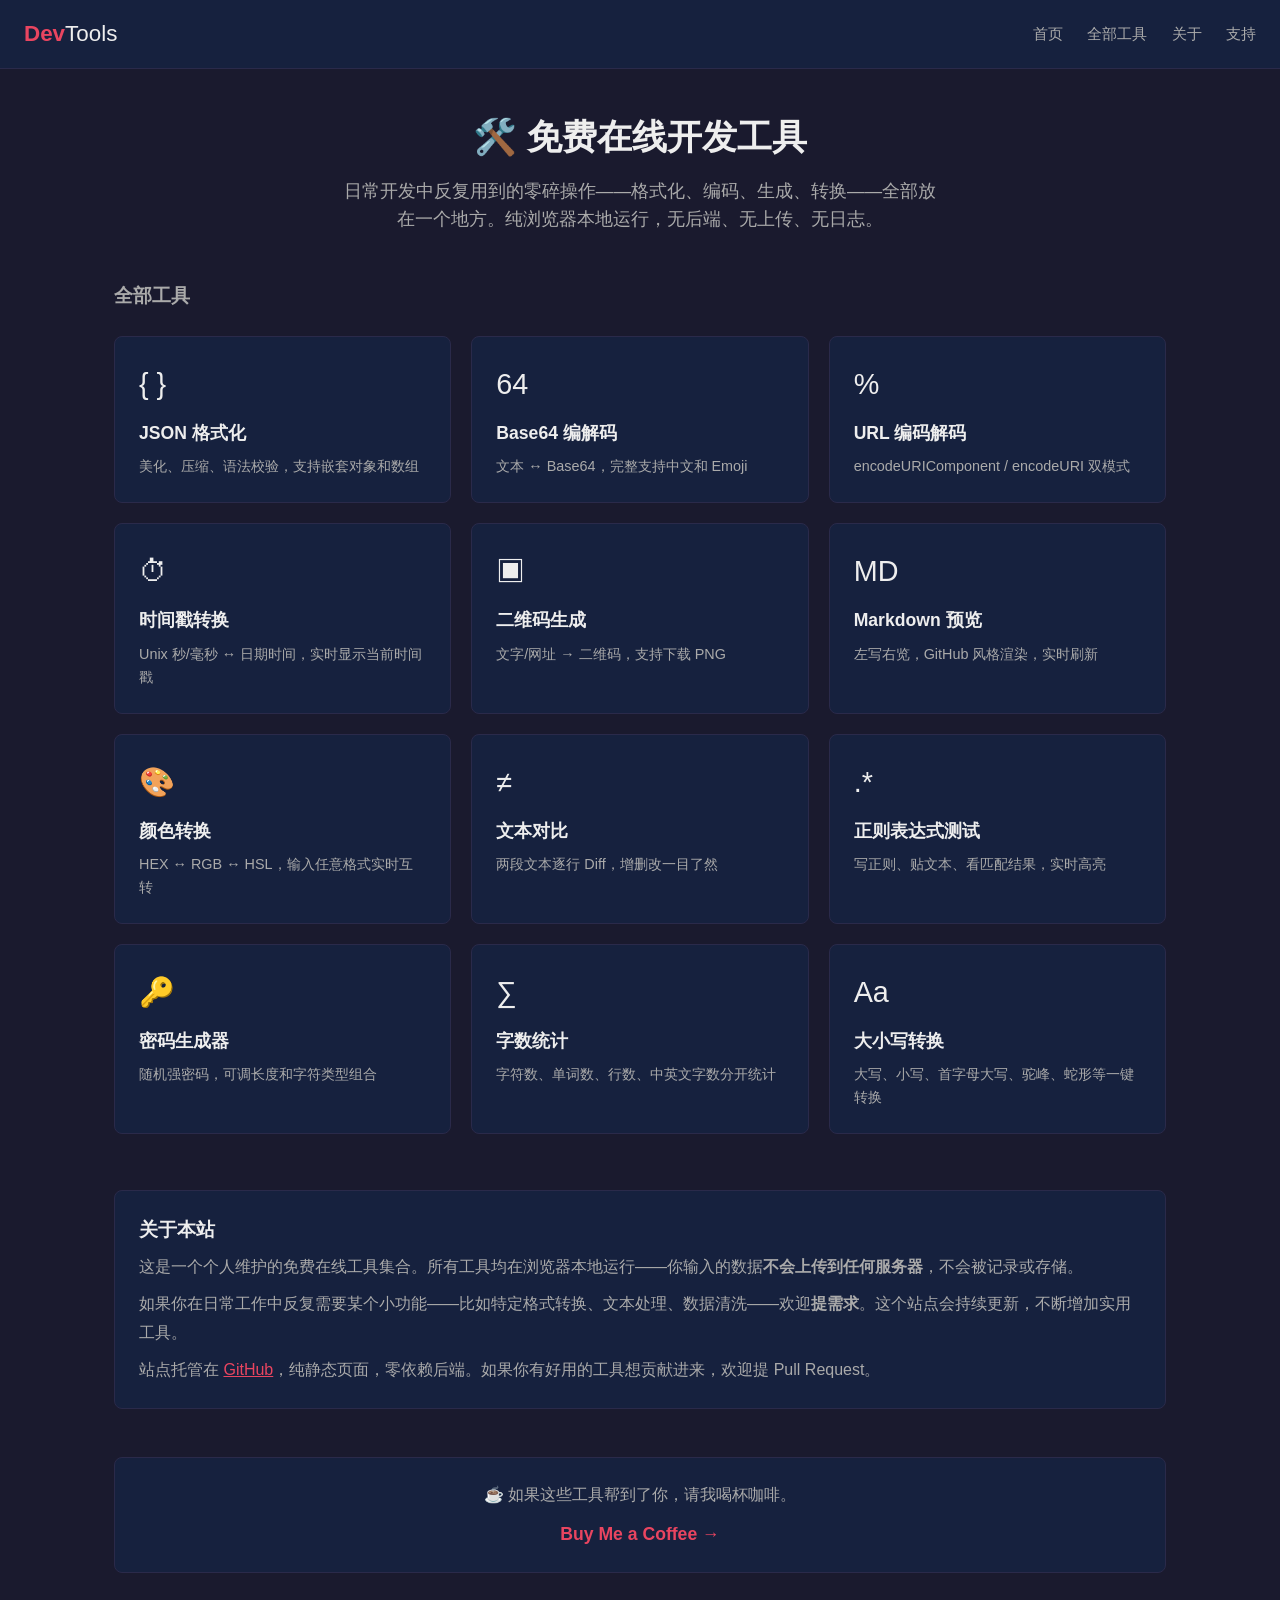
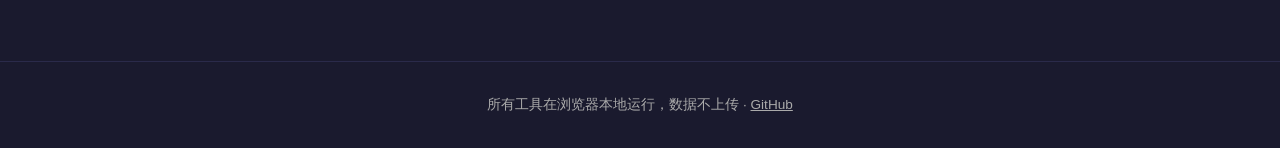
<file: index.html>
<!DOCTYPE html>
<html lang="zh-CN">
<head>
  <meta charset="UTF-8">
  <meta name="viewport" content="width=device-width, initial-scale=1.0">
  <meta name="description" content="免费在线开发工具集：JSON格式化、Base64编解码、二维码生成、文本对比、正则测试、时间戳转换、Markdown预览。纯前端运行，数据不上传。">
  <title>DevTools - 免费在线开发工具集</title>
  <link rel="stylesheet" href="css/style.css">
</head>
<body>
  <header>
    <a href="/" class="logo">Dev<span>Tools</span></a>
    <nav>
      <a href="/">首页</a>
      <a href="#all-tools">全部工具</a>
      <a href="#about">关于</a>
      <a href="#sponsor">支持</a>
    </nav>
  </header>

  <main class="container">
    <section class="hero">
      <h1>🛠️ 免费在线开发工具</h1>
      <p>日常开发中反复用到的零碎操作——格式化、编码、生成、转换——全部放在一个地方。纯浏览器本地运行，无后端、无上传、无日志。</p>
    </section>

    <section id="all-tools">
      <h2 style="margin-bottom:24px;font-size:1.2rem;color:var(--text-secondary);">全部工具</h2>
      <div class="tool-grid">

        <a href="tools/json-formatter.html" class="tool-card">
          <div class="icon">{ }</div>
          <h3>JSON 格式化</h3>
          <p>美化、压缩、语法校验，支持嵌套对象和数组</p>
        </a>

        <a href="tools/base64.html" class="tool-card">
          <div class="icon">64</div>
          <h3>Base64 编解码</h3>
          <p>文本 ↔ Base64，完整支持中文和 Emoji</p>
        </a>

        <a href="tools/url-encode.html" class="tool-card">
          <div class="icon">%</div>
          <h3>URL 编码解码</h3>
          <p>encodeURIComponent / encodeURI 双模式</p>
        </a>

        <a href="tools/timestamp.html" class="tool-card">
          <div class="icon">⏱</div>
          <h3>时间戳转换</h3>
          <p>Unix 秒/毫秒 ↔ 日期时间，实时显示当前时间戳</p>
        </a>

        <a href="tools/qrcode.html" class="tool-card">
          <div class="icon">▣</div>
          <h3>二维码生成</h3>
          <p>文字/网址 → 二维码，支持下载 PNG</p>
        </a>

        <a href="tools/markdown-preview.html" class="tool-card">
          <div class="icon">MD</div>
          <h3>Markdown 预览</h3>
          <p>左写右览，GitHub 风格渲染，实时刷新</p>
        </a>

        <a href="tools/color-convert.html" class="tool-card">
          <div class="icon">🎨</div>
          <h3>颜色转换</h3>
          <p>HEX ↔ RGB ↔ HSL，输入任意格式实时互转</p>
        </a>

        <a href="tools/text-diff.html" class="tool-card">
          <div class="icon">≠</div>
          <h3>文本对比</h3>
          <p>两段文本逐行 Diff，增删改一目了然</p>
        </a>

        <a href="tools/regex-tester.html" class="tool-card">
          <div class="icon">.*</div>
          <h3>正则表达式测试</h3>
          <p>写正则、贴文本、看匹配结果，实时高亮</p>
        </a>

        <a href="tools/password-generator.html" class="tool-card">
          <div class="icon">🔑</div>
          <h3>密码生成器</h3>
          <p>随机强密码，可调长度和字符类型组合</p>
        </a>

        <a href="tools/text-counter.html" class="tool-card">
          <div class="icon">∑</div>
          <h3>字数统计</h3>
          <p>字符数、单词数、行数、中英文字数分开统计</p>
        </a>

        <a href="tools/case-converter.html" class="tool-card">
          <div class="icon">Aa</div>
          <h3>大小写转换</h3>
          <p>大写、小写、首字母大写、驼峰、蛇形等一键转换</p>
        </a>

      </div>
    </section>

    <section id="about" style="margin-top:56px;padding:24px;background:var(--card-bg);border:1px solid var(--border);border-radius:var(--radius);">
      <h3>关于本站</h3>
      <p style="color:var(--text-secondary);line-height:1.8;margin-top:8px;">
        这是一个个人维护的免费在线工具集合。所有工具均在浏览器本地运行——你输入的数据<strong>不会上传到任何服务器</strong>，不会被记录或存储。
      </p>
      <p style="color:var(--text-secondary);line-height:1.8;margin-top:8px;">
        如果你在日常工作中反复需要某个小功能——比如特定格式转换、文本处理、数据清洗——欢迎<strong>提需求</strong>。这个站点会持续更新，不断增加实用工具。
      </p>
      <p style="color:var(--text-secondary);line-height:1.8;margin-top:8px;">
        站点托管在 <a href="https://github.com/ghc5959/devtools" style="color:var(--highlight);">GitHub</a>，纯静态页面，零依赖后端。如果你有好用的工具想贡献进来，欢迎提 Pull Request。
      </p>
    </section>

    <section class="sponsor-section" id="sponsor">
      <p>☕ 如果这些工具帮到了你，请我喝杯咖啡。</p>
      <a href="https://buymeacoffee.com/ghc5959" target="_blank" rel="noopener" style="font-size:1.1rem;">Buy Me a Coffee →</a>
    </section>
  </main>

  <footer>
    <p>所有工具在浏览器本地运行，数据不上传 · <a href="https://github.com/ghc5959/devtools" style="color:var(--text-secondary);">GitHub</a></p>
  </footer>
</body>
</html>
</file>
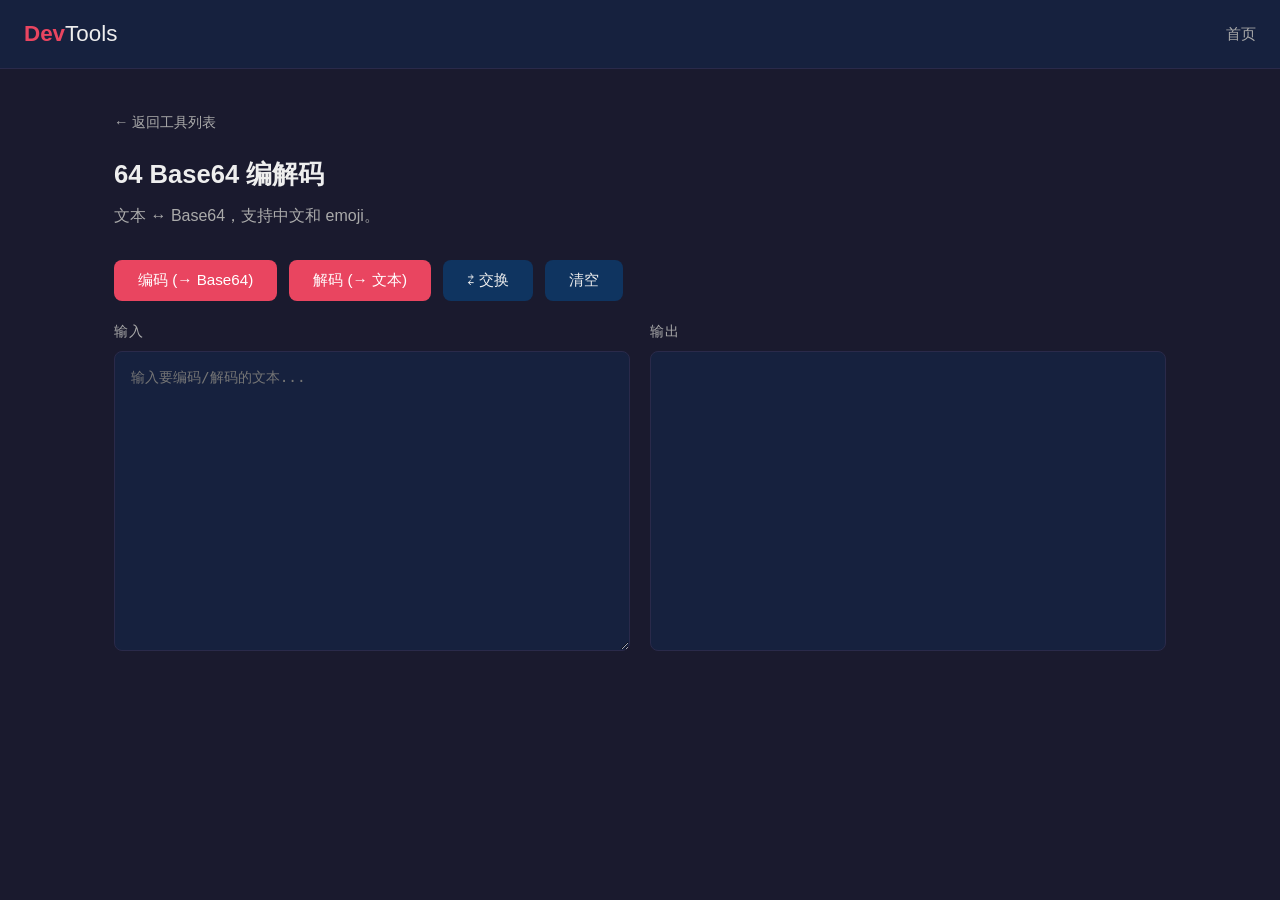
<file: tools/base64.html>
<!DOCTYPE html>
<html lang="zh-CN">
<head>
  <meta charset="UTF-8">
  <meta name="viewport" content="width=device-width, initial-scale=1.0">
  <title>Base64 编解码 - DevTools</title>
  <link rel="stylesheet" href="../css/style.css">
</head>
<body>
  <header>
    <a href="/" class="logo">Dev<span>Tools</span></a>
    <nav>
      <a href="/">首页</a>
    </nav>
  </header>

  <main class="container">
    <a href="../index.html" class="back-link">← 返回工具列表</a>

    <div class="tool-header">
      <h1>64 Base64 编解码</h1>
      <p>文本 ↔ Base64，支持中文和 emoji。</p>
    </div>

    <div class="btn-row">
      <button class="btn btn-primary" onclick="encode()">编码 (→ Base64)</button>
      <button class="btn btn-primary" onclick="decode()">解码 (→ 文本)</button>
      <button class="btn btn-secondary" onclick="swap()">⇄ 交换</button>
      <button class="btn btn-secondary" onclick="clearAll()">清空</button>
    </div>

    <div class="workspace">
      <div class="panel">
        <label>输入</label>
        <textarea id="input" placeholder="输入要编码/解码的文本..."></textarea>
      </div>
      <div class="panel">
        <label id="output-label">输出</label>
        <pre id="output"></pre>
      </div>
    </div>
    <div id="error" style="color:var(--highlight);min-height:24px;"></div>
  </main>

  <script>
    const input = document.getElementById('input');
    const output = document.getElementById('output');
    const error = document.getElementById('error');
    const label = document.getElementById('output-label');

    function encode() {
      try {
        const bytes = new TextEncoder().encode(input.value);
        const binString = Array.from(bytes, b => String.fromCodePoint(b)).join('');
        output.textContent = btoa(binString);
        label.textContent = '输出（Base64）';
        error.textContent = '✅ 编码成功';
        error.style.color = '#4caf50';
      } catch (e) {
        error.textContent = '❌ ' + e.message;
        error.style.color = 'var(--highlight)';
      }
    }

    function decode() {
      try {
        const binString = atob(input.value.trim());
        const bytes = Uint8Array.from(binString, c => c.codePointAt(0));
        output.textContent = new TextDecoder().decode(bytes);
        label.textContent = '输出（文本）';
        error.textContent = '✅ 解码成功';
        error.style.color = '#4caf50';
      } catch (e) {
        error.textContent = '❌ 解码失败，请检查输入是否为有效 Base64';
        error.style.color = 'var(--highlight)';
      }
    }

    function swap() {
      const temp = input.value;
      input.value = output.textContent;
      output.textContent = temp;
      error.textContent = '';
    }

    function clearAll() {
      input.value = '';
      output.textContent = '';
      error.textContent = '';
      label.textContent = '输出';
    }
  </script>
</body>
</html>
</file>
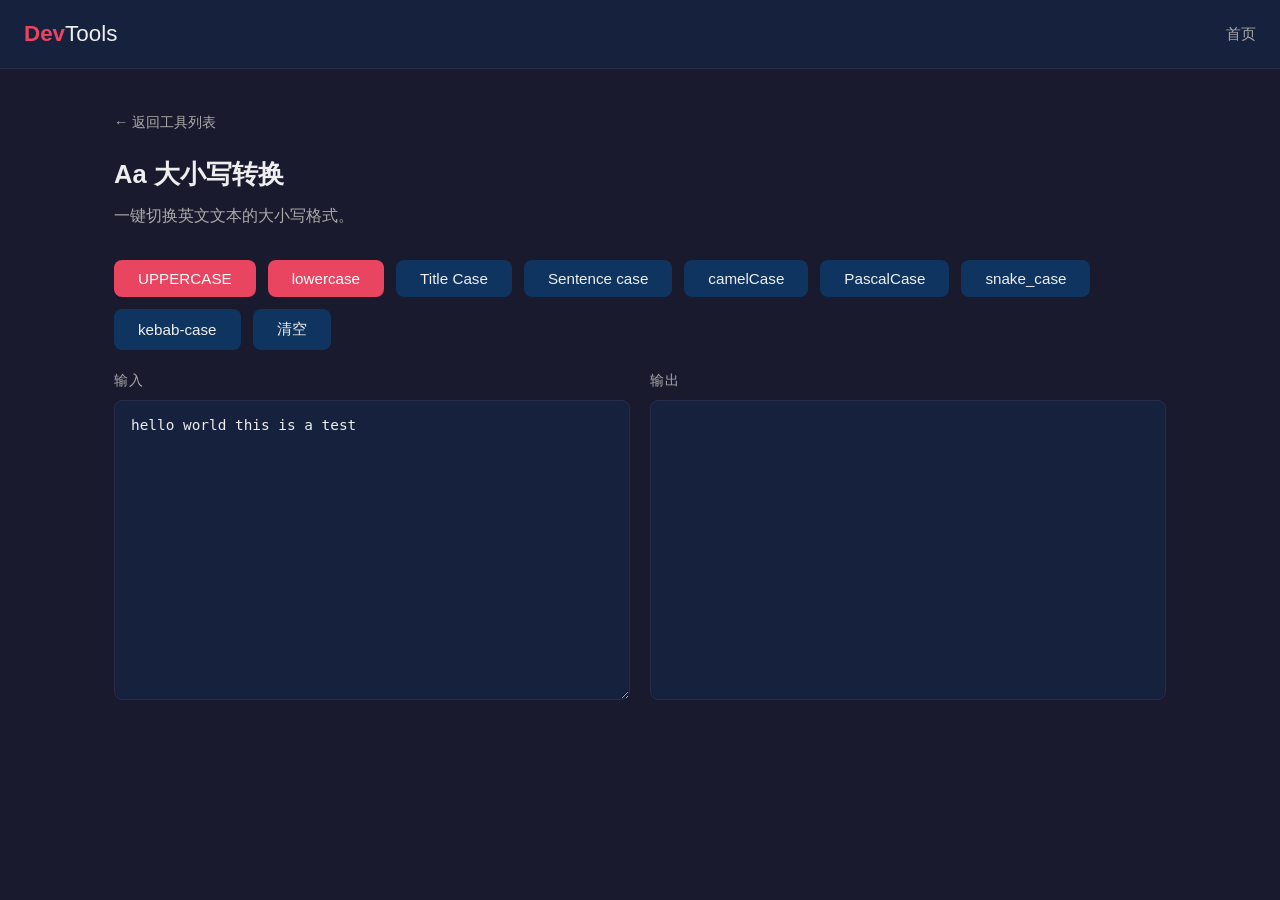
<file: tools/case-converter.html>
<!DOCTYPE html>
<html lang="zh-CN">
<head>
  <meta charset="UTF-8">
  <meta name="viewport" content="width=device-width, initial-scale=1.0">
  <title>大小写转换 - DevTools</title>
  <link rel="stylesheet" href="../css/style.css">
</head>
<body>
  <header><a href="/" class="logo">Dev<span>Tools</span></a><nav><a href="/">首页</a></nav></header>
  <main class="container">
    <a href="../index.html" class="back-link">← 返回工具列表</a>
    <div class="tool-header"><h1>Aa 大小写转换</h1><p>一键切换英文文本的大小写格式。</p></div>

    <div class="btn-row">
      <button class="btn btn-primary" onclick="convert('upper')">UPPERCASE</button>
      <button class="btn btn-primary" onclick="convert('lower')">lowercase</button>
      <button class="btn btn-secondary" onclick="convert('title')">Title Case</button>
      <button class="btn btn-secondary" onclick="convert('sentence')">Sentence case</button>
      <button class="btn btn-secondary" onclick="convert('camel')">camelCase</button>
      <button class="btn btn-secondary" onclick="convert('pascal')">PascalCase</button>
      <button class="btn btn-secondary" onclick="convert('snake')">snake_case</button>
      <button class="btn btn-secondary" onclick="convert('kebab')">kebab-case</button>
      <button class="btn btn-secondary" onclick="clearAll()">清空</button>
    </div>

    <div class="workspace">
      <div class="panel">
        <label>输入</label>
        <textarea id="input" placeholder="输入英文文本...">hello world this is a test</textarea>
      </div>
      <div class="panel">
        <label id="output-label">输出</label>
        <pre id="output"></pre>
      </div>
    </div>
  </main>
  <script>
    const input = document.getElementById('input');
    const output = document.getElementById('output');
    const label = document.getElementById('output-label');

    function convert(type) {
      const text = input.value.trim();
      if (!text) return;
      const words = text.split(/\s+/);
      let result;
      switch (type) {
        case 'upper': result = text.toUpperCase(); break;
        case 'lower': result = text.toLowerCase(); break;
        case 'title': result = words.map(w => w.charAt(0).toUpperCase() + w.slice(1).toLowerCase()).join(' '); break;
        case 'sentence': result = text.charAt(0).toUpperCase() + text.slice(1).toLowerCase(); break;
        case 'camel':
          result = words.map((w, i) => i === 0 ? w.toLowerCase() : w.charAt(0).toUpperCase() + w.slice(1).toLowerCase()).join('');
          break;
        case 'pascal':
          result = words.map(w => w.charAt(0).toUpperCase() + w.slice(1).toLowerCase()).join('');
          break;
        case 'snake': result = words.map(w => w.toLowerCase()).join('_'); break;
        case 'kebab': result = words.map(w => w.toLowerCase()).join('-'); break;
      }
      output.textContent = result;
      label.textContent = `输出（${type}）`;
    }
    function clearAll() { input.value = ''; output.textContent = ''; label.textContent = '输出'; }
  </script>
</body>
</html>
</file>
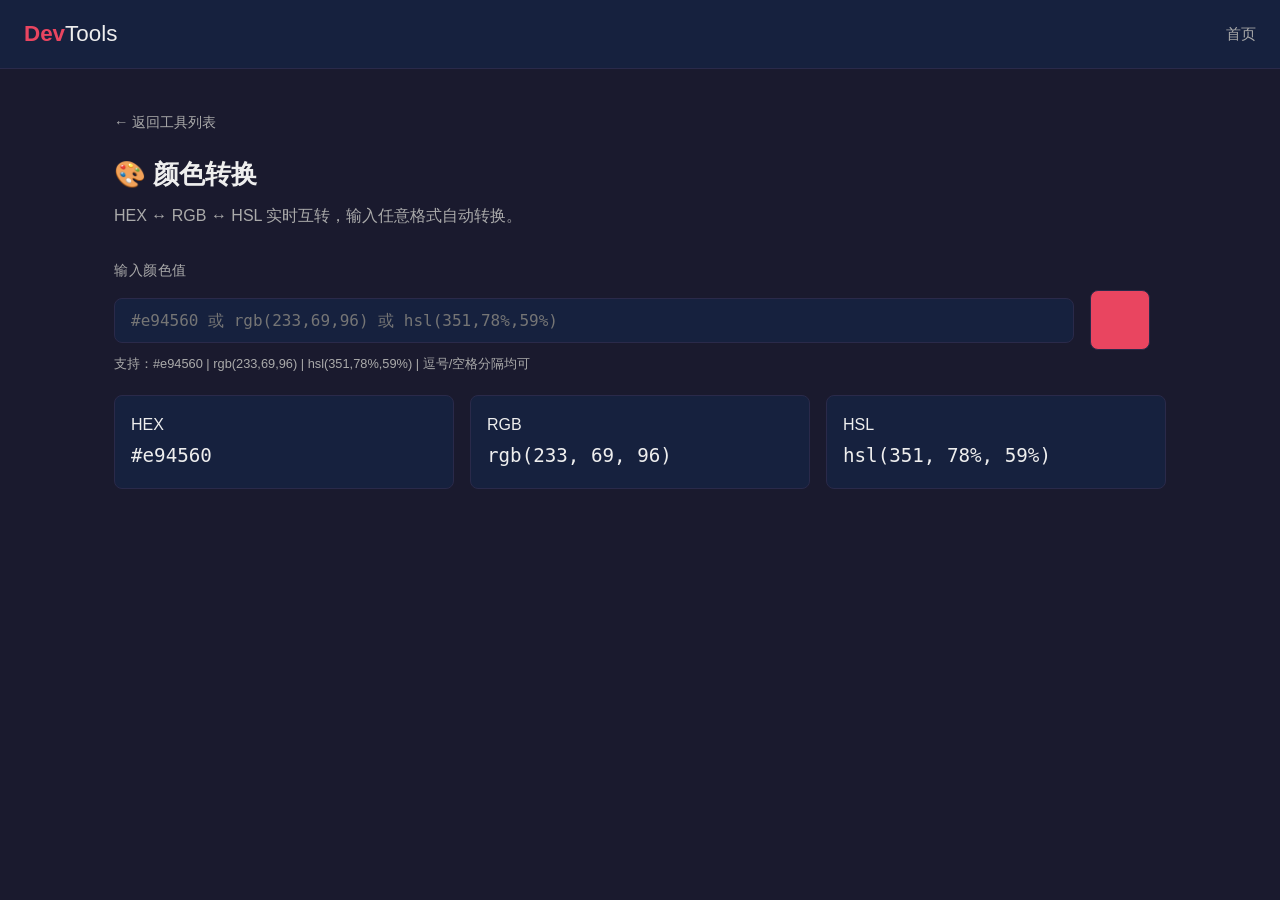
<file: tools/color-convert.html>
<!DOCTYPE html>
<html lang="zh-CN">
<head>
  <meta charset="UTF-8">
  <meta name="viewport" content="width=device-width, initial-scale=1.0">
  <title>颜色转换 - DevTools</title>
  <link rel="stylesheet" href="../css/style.css">
</head>
<body>
  <header>
    <a href="/" class="logo">Dev<span>Tools</span></a>
    <nav><a href="/">首页</a></nav>
  </header>

  <main class="container">
    <a href="../index.html" class="back-link">← 返回工具列表</a>

    <div class="tool-header">
      <h1>🎨 颜色转换</h1>
      <p>HEX ↔ RGB ↔ HSL 实时互转，输入任意格式自动转换。</p>
    </div>

    <div class="panel" style="margin-bottom: 20px;">
      <label>输入颜色值</label>
      <div style="display:flex;align-items:center;gap:16px;">
        <input type="text" id="input" placeholder="#e94560 或 rgb(233,69,96) 或 hsl(351,78%,59%)"
          style="flex:1;background:var(--card-bg);border:1px solid var(--border);border-radius:var(--radius);color:var(--text);padding:12px 16px;font-family:monospace;font-size:1rem;outline:none;">
        <div class="color-swatch" id="swatch" style="background:#e94560;"></div>
      </div>
      <div style="margin-top:4px;font-size:0.8rem;color:var(--text-secondary);">支持：#e94560 | rgb(233,69,96) | hsl(351,78%,59%) | 逗号/空格分隔均可</div>
    </div>

    <div style="display:grid;grid-template-columns:repeat(3,1fr);gap:16px;" id="results">
      <div style="background:var(--card-bg);border:1px solid var(--border);border-radius:var(--radius);padding:16px;">
        <label>HEX</label>
        <div id="hex-val" style="font-family:monospace;font-size:1.2rem;margin-top:4px;">#e94560</div>
      </div>
      <div style="background:var(--card-bg);border:1px solid var(--border);border-radius:var(--radius);padding:16px;">
        <label>RGB</label>
        <div id="rgb-val" style="font-family:monospace;font-size:1.2rem;margin-top:4px;">rgb(233, 69, 96)</div>
      </div>
      <div style="background:var(--card-bg);border:1px solid var(--border);border-radius:var(--radius);padding:16px;">
        <label>HSL</label>
        <div id="hsl-val" style="font-family:monospace;font-size:1.2rem;margin-top:4px;">hsl(351, 78%, 59%)</div>
      </div>
    </div>
    <div id="error" style="color:var(--highlight);min-height:24px;margin-top:8px;"></div>
  </main>

  <script>
    const inp = document.getElementById('input');
    const swatch = document.getElementById('swatch');
    const hexEl = document.getElementById('hex-val');
    const rgbEl = document.getElementById('rgb-val');
    const hslEl = document.getElementById('hsl-val');
    const errEl = document.getElementById('error');

    function parseColor(str) {
      str = str.trim();
      // HEX
      let m = str.match(/^#?([a-f\d]{3,8})$/i);
      if (m) {
        let h = m[1];
        if (h.length === 3) h = h[0]+h[0]+h[1]+h[1]+h[2]+h[2];
        if (h.length === 6) h += 'ff';
        if (h.length !== 8) return null;
        return {
          r: parseInt(h.slice(0,2), 16),
          g: parseInt(h.slice(2,4), 16),
          b: parseInt(h.slice(4,6), 16)
        };
      }
      // rgb
      m = str.match(/rgba?\s*\(\s*(\d+)[,\s]+(\d+)[,\s]+(\d+)/i);
      if (m) return { r: +m[1], g: +m[2], b: +m[3] };
      // hsl
      m = str.match(/hsla?\s*\(\s*(\d+)[,\s]+(\d+)%[,\s]+(\d+)%/i);
      if (m) return hslToRgb(+m[1], +m[2], +m[3]);
      return null;
    }

    function hslToRgb(h, s, l) {
      s /= 100; l /= 100;
      const a = s * Math.min(l, 1 - l);
      const f = n => {
        const k = (n + h / 30) % 12;
        const c = l - a * Math.max(Math.min(k - 3, 9 - k, 1), -1);
        return Math.round(c * 255);
      };
      return { r: f(0), g: f(8), b: f(4) };
    }

    function rgbToHsl(r, g, b) {
      r /= 255; g /= 255; b /= 255;
      const max = Math.max(r, g, b), min = Math.min(r, g, b);
      let h = 0, s, l = (max + min) / 2;
      if (max !== min) {
        const d = max - min;
        s = l > 0.5 ? d / (2 - max - min) : d / (max + min);
        switch (max) {
          case r: h = ((g - b) / d + (g < b ? 6 : 0)) / 6; break;
          case g: h = ((b - r) / d + 2) / 6; break;
          case b: h = ((r - g) / d + 4) / 6; break;
        }
      } else { s = 0; }
      return { h: Math.round(h * 360), s: Math.round(s * 100), l: Math.round(l * 100) };
    }

    function update() {
      const c = parseColor(inp.value);
      if (!c) { errEl.textContent = inp.value ? '❌ 无法解析颜色值' : ''; errEl.style.color = 'var(--highlight)'; return; }
      if (c.r < 0 || c.r > 255 || c.g < 0 || c.g > 255 || c.b < 0 || c.b > 255) {
        errEl.textContent = '❌ RGB 值超出 0-255 范围'; errEl.style.color = 'var(--highlight)'; return;
      }
      errEl.textContent = '';
      const hex = '#' + [c.r, c.g, c.b].map(v => v.toString(16).padStart(2, '0')).join('');
      const hsl = rgbToHsl(c.r, c.g, c.b);
      swatch.style.background = `rgb(${c.r},${c.g},${c.b})`;
      hexEl.textContent = hex;
      rgbEl.textContent = `rgb(${c.r}, ${c.g}, ${c.b})`;
      hslEl.textContent = `hsl(${hsl.h}, ${hsl.s}%, ${hsl.l}%)`;
    }

    inp.addEventListener('input', update);
  </script>
</body>
</html>
</file>
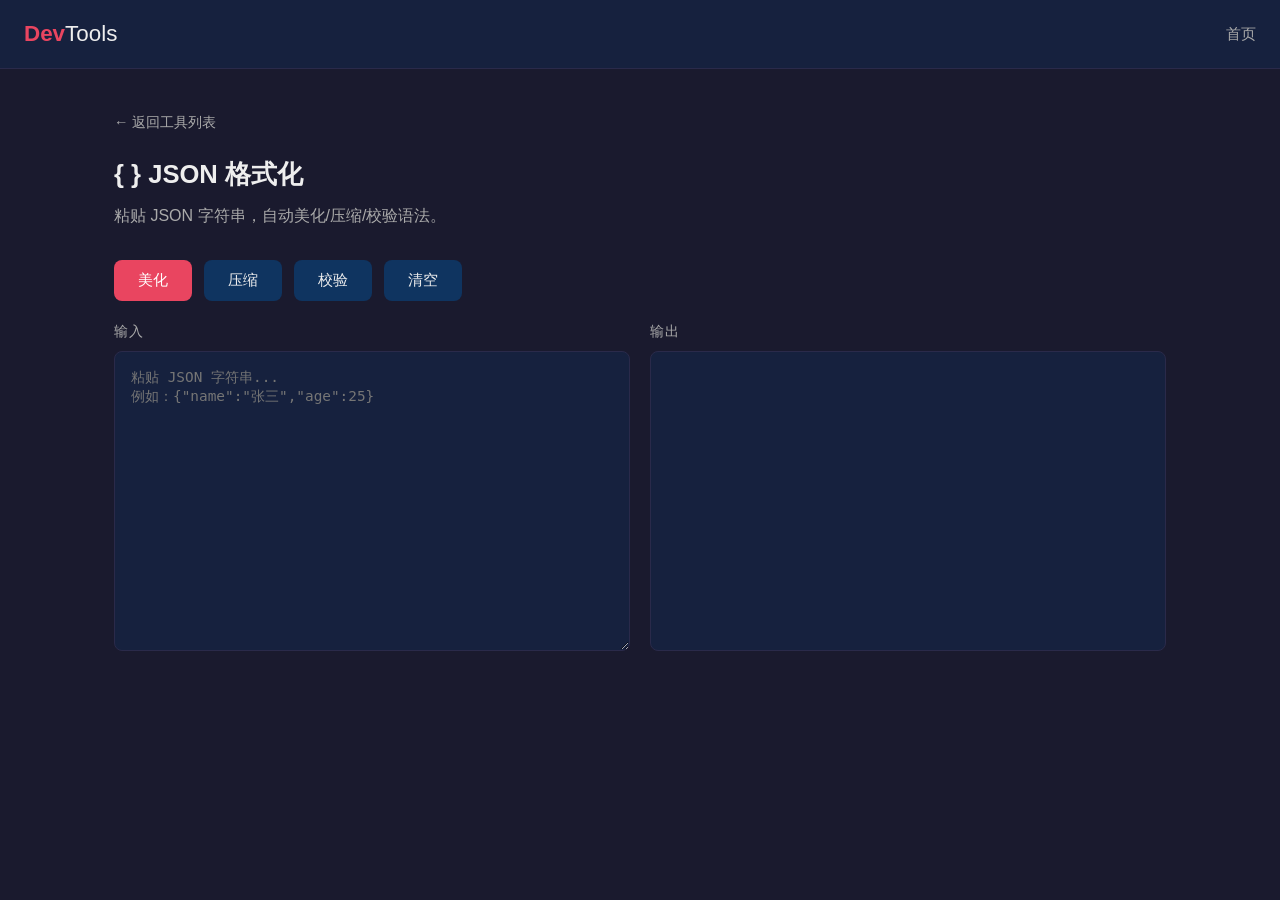
<file: tools/json-formatter.html>
<!DOCTYPE html>
<html lang="zh-CN">
<head>
  <meta charset="UTF-8">
  <meta name="viewport" content="width=device-width, initial-scale=1.0">
  <title>JSON 格式化 - DevTools</title>
  <link rel="stylesheet" href="../css/style.css">
</head>
<body>
  <header>
    <a href="/" class="logo">Dev<span>Tools</span></a>
    <nav>
      <a href="/">首页</a>
    </nav>
  </header>

  <main class="container">
    <a href="../index.html" class="back-link">← 返回工具列表</a>

    <div class="tool-header">
      <h1>{ } JSON 格式化</h1>
      <p>粘贴 JSON 字符串，自动美化/压缩/校验语法。</p>
    </div>

    <div class="btn-row">
      <button class="btn btn-primary" onclick="format()">美化</button>
      <button class="btn btn-secondary" onclick="compress()">压缩</button>
      <button class="btn btn-secondary" onclick="validateJson()">校验</button>
      <button class="btn btn-secondary" onclick="clearAll()">清空</button>
    </div>

    <div class="workspace">
      <div class="panel">
        <label>输入</label>
        <textarea id="input" placeholder='粘贴 JSON 字符串...&#10;例如：{"name":"张三","age":25}'></textarea>
      </div>
      <div class="panel">
        <label id="output-label">输出</label>
        <pre id="output" style="min-height:300px;"></pre>
      </div>
    </div>

    <div id="error" style="color:var(--highlight);min-height:24px;"></div>
  </main>

  <script>
    const input = document.getElementById('input');
    const output = document.getElementById('output');
    const error = document.getElementById('error');
    const outputLabel = document.getElementById('output-label');

    function format() {
      try {
        const obj = JSON.parse(input.value);
        output.textContent = JSON.stringify(obj, null, 2);
        outputLabel.textContent = '输出（美化）';
        error.textContent = '✅ 有效的 JSON';
        error.style.color = '#4caf50';
      } catch (e) {
        output.textContent = '';
        error.textContent = '❌ ' + e.message;
        error.style.color = 'var(--highlight)';
      }
    }

    function compress() {
      try {
        const obj = JSON.parse(input.value);
        output.textContent = JSON.stringify(obj);
        outputLabel.textContent = '输出（压缩）';
        error.textContent = '✅ 有效的 JSON';
        error.style.color = '#4caf50';
      } catch (e) {
        output.textContent = '';
        error.textContent = '❌ ' + e.message;
        error.style.color = 'var(--highlight)';
      }
    }

    function validateJson() {
      try {
        const obj = JSON.parse(input.value);
        const type = Array.isArray(obj) ? '数组' : typeof obj;
        error.textContent = `✅ 有效的 JSON（类型：${type}，键数：${Object.keys(obj).length}）`;
        error.style.color = '#4caf50';
      } catch (e) {
        error.textContent = '❌ ' + e.message;
        error.style.color = 'var(--highlight)';
      }
    }

    function clearAll() {
      input.value = '';
      output.textContent = '';
      error.textContent = '';
      outputLabel.textContent = '输出';
    }
  </script>
</body>
</html>
</file>
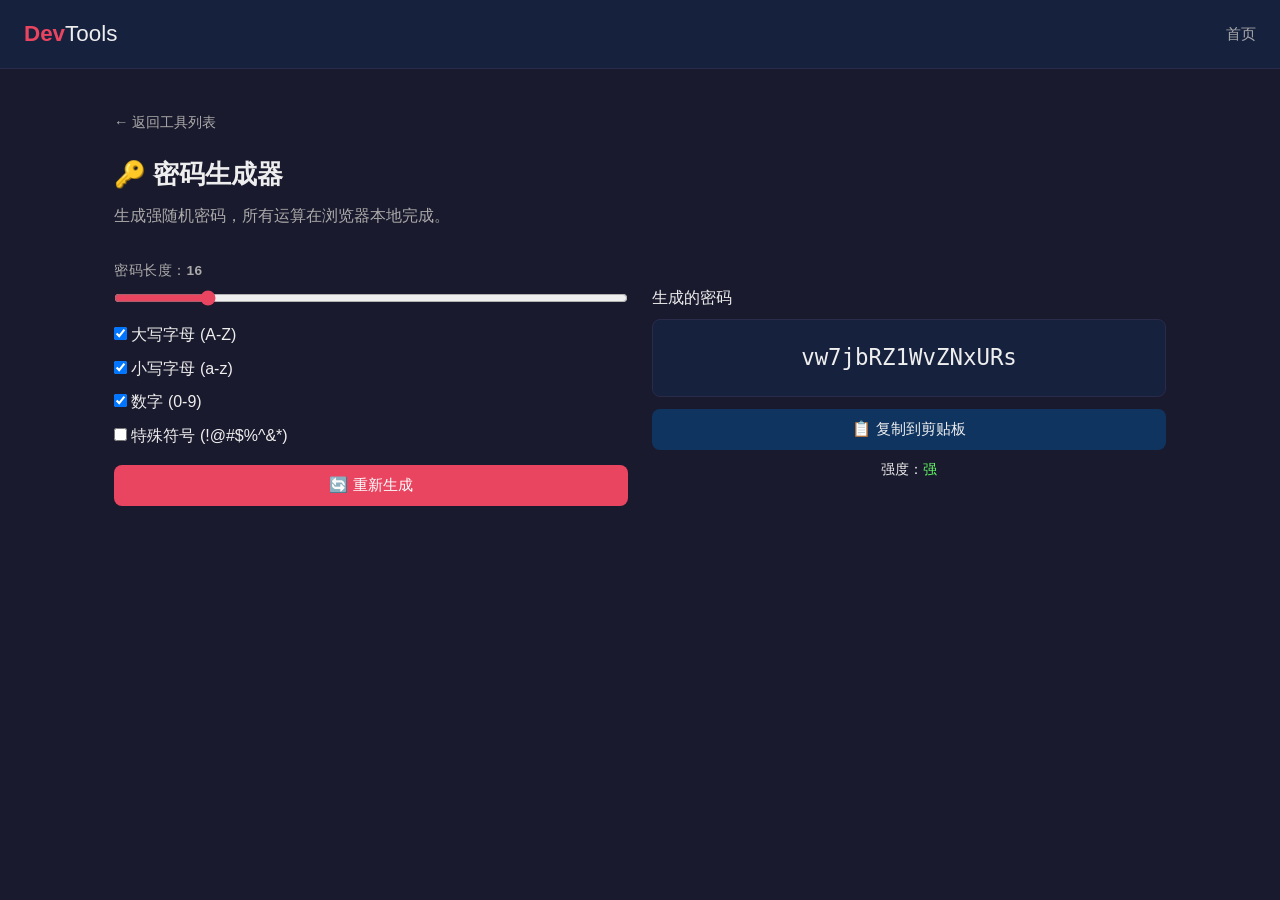
<file: tools/password-generator.html>
<!DOCTYPE html>
<html lang="zh-CN">
<head>
  <meta charset="UTF-8">
  <meta name="viewport" content="width=device-width, initial-scale=1.0">
  <title>密码生成器 - DevTools</title>
  <link rel="stylesheet" href="../css/style.css">
</head>
<body>
  <header><a href="/" class="logo">Dev<span>Tools</span></a><nav><a href="/">首页</a></nav></header>
  <main class="container">
    <a href="../index.html" class="back-link">← 返回工具列表</a>
    <div class="tool-header"><h1>🔑 密码生成器</h1><p>生成强随机密码，所有运算在浏览器本地完成。</p></div>

    <div style="display:grid;grid-template-columns:1fr 1fr;gap:24px;margin-bottom:24px;">
      <div>
        <div class="panel" style="margin-bottom:16px;">
          <label>密码长度：<strong id="len-val">16</strong></label>
          <input type="range" id="length" min="6" max="64" value="16" oninput="updateLen()" style="width:100%;accent-color:var(--highlight);">
        </div>
        <div style="display:flex;flex-direction:column;gap:8px;margin-bottom:16px;">
          <label style="color:var(--text);cursor:pointer;"><input type="checkbox" id="upper" checked onchange="generate()"> 大写字母 (A-Z)</label>
          <label style="color:var(--text);cursor:pointer;"><input type="checkbox" id="lower" checked onchange="generate()"> 小写字母 (a-z)</label>
          <label style="color:var(--text);cursor:pointer;"><input type="checkbox" id="digits" checked onchange="generate()"> 数字 (0-9)</label>
          <label style="color:var(--text);cursor:pointer;"><input type="checkbox" id="symbols" onchange="generate()"> 特殊符号 (!@#$%^&*)</label>
        </div>
        <button class="btn btn-primary" onclick="generate()" style="width:100%;">🔄 重新生成</button>
      </div>
      <div style="display:flex;flex-direction:column;justify-content:center;">
        <label>生成的密码</label>
        <div id="password" style="background:var(--card-bg);border:1px solid var(--border);border-radius:var(--radius);padding:20px;font-family:monospace;font-size:1.4rem;text-align:center;word-break:break-all;min-height:60px;display:flex;align-items:center;justify-content:center;margin-top:8px;"></div>
        <button class="btn btn-secondary" onclick="copyPass()" style="margin-top:12px;">📋 复制到剪贴板</button>
        <div id="strength" style="margin-top:8px;text-align:center;font-size:0.9rem;"></div>
      </div>
    </div>
  </main>
  <script>
    function updateLen() { document.getElementById('len-val').textContent = document.getElementById('length').value; generate(); }
    function generate() {
      const len = +document.getElementById('length').value;
      let chars = '';
      if (document.getElementById('upper').checked) chars += 'ABCDEFGHIJKLMNOPQRSTUVWXYZ';
      if (document.getElementById('lower').checked) chars += 'abcdefghijklmnopqrstuvwxyz';
      if (document.getElementById('digits').checked) chars += '0123456789';
      if (document.getElementById('symbols').checked) chars += '!@#$%^&*()_+-=[]{}|;:,.<>?';
      if (!chars) { document.getElementById('password').textContent = '请至少选择一种字符类型'; return; }
      const arr = new Uint32Array(len);
      crypto.getRandomValues(arr);
      let pw = '';
      for (let i = 0; i < len; i++) pw += chars[arr[i] % chars.length];
      document.getElementById('password').textContent = pw;
      // Strength
      const types = [+document.getElementById('upper').checked, +document.getElementById('lower').checked, +document.getElementById('digits').checked, +document.getElementById('symbols').checked].reduce((a,b)=>a+b,0);
      let strength, color;
      if (len < 8) { strength = '弱'; color = '#f66'; }
      else if (len >= 16 && types >= 3) { strength = '强'; color = '#6f6'; }
      else if (len >= 12 && types >= 2) { strength = '中'; color = '#ff6'; }
      else { strength = '弱'; color = '#f66'; }
      document.getElementById('strength').innerHTML = `强度：<span style="color:${color}">${strength}</span>`;
    }
    async function copyPass() {
      const pw = document.getElementById('password').textContent;
      if (!pw) return;
      await navigator.clipboard.writeText(pw);
      const btn = event.target;
      btn.textContent = '✅ 已复制';
      setTimeout(() => btn.textContent = '📋 复制到剪贴板', 1500);
    }
    generate();
  </script>
</body>
</html>
</file>
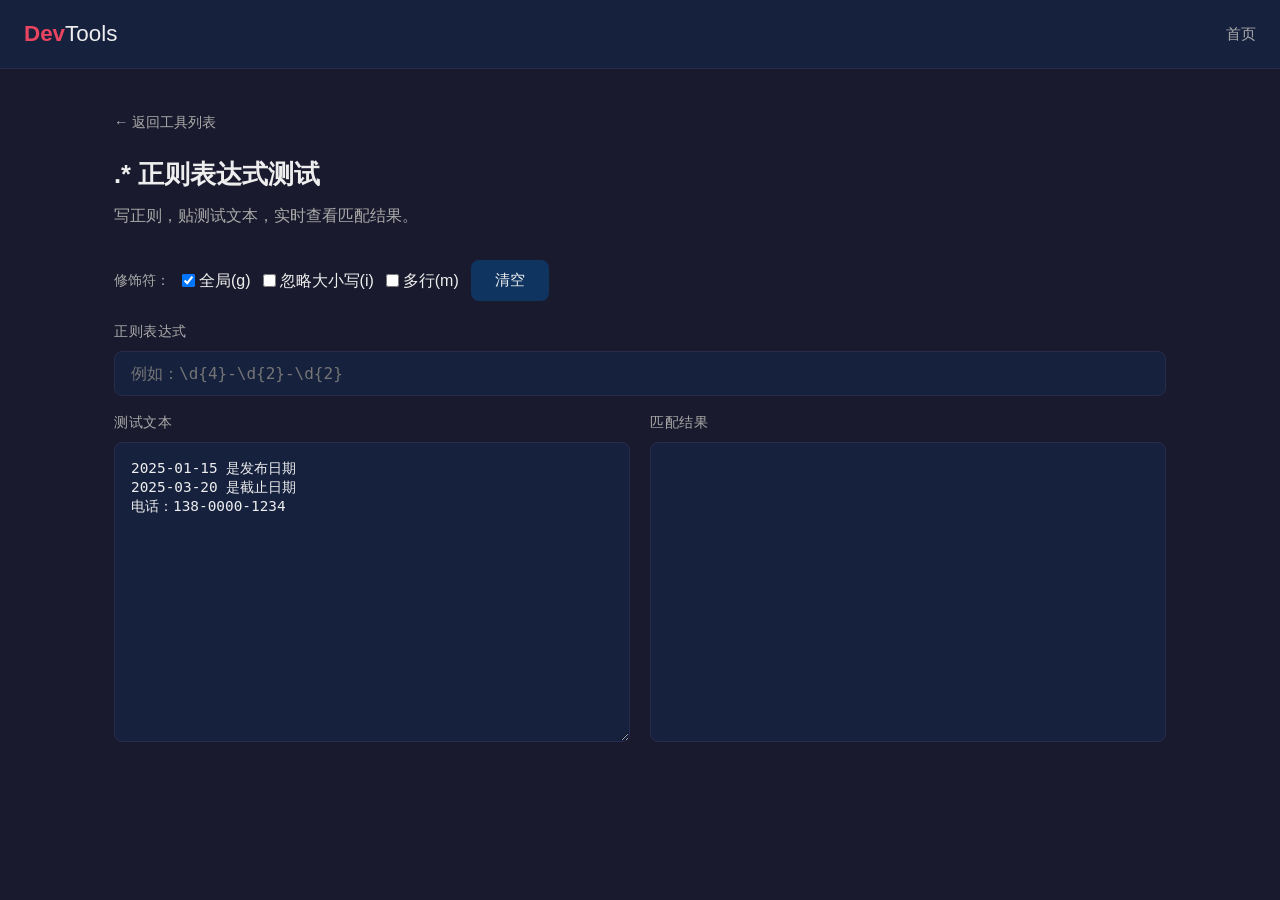
<file: tools/regex-tester.html>
<!DOCTYPE html>
<html lang="zh-CN">
<head>
  <meta charset="UTF-8">
  <meta name="viewport" content="width=device-width, initial-scale=1.0">
  <title>正则表达式测试 - DevTools</title>
  <link rel="stylesheet" href="../css/style.css">
  <style>
    .match-highlight { background: #2d5a27; color: #bfb; border-radius: 2px; }
    .match-group { background: #5a2d5a; color: #fbf; border-radius: 2px; }
  </style>
</head>
<body>
  <header><a href="/" class="logo">Dev<span>Tools</span></a><nav><a href="/">首页</a></nav></header>
  <main class="container">
    <a href="../index.html" class="back-link">← 返回工具列表</a>
    <div class="tool-header"><h1>.* 正则表达式测试</h1><p>写正则，贴测试文本，实时查看匹配结果。</p></div>

    <div class="btn-row">
      <span style="font-size:0.85rem;color:var(--text-secondary);align-self:center;">修饰符：</span>
      <label style="color:var(--text);cursor:pointer;display:flex;align-items:center;gap:4px;">
        <input type="checkbox" id="flag-g" checked onchange="run()"> 全局(g)
      </label>
      <label style="color:var(--text);cursor:pointer;display:flex;align-items:center;gap:4px;">
        <input type="checkbox" id="flag-i" onchange="run()"> 忽略大小写(i)
      </label>
      <label style="color:var(--text);cursor:pointer;display:flex;align-items:center;gap:4px;">
        <input type="checkbox" id="flag-m" onchange="run()"> 多行(m)
      </label>
      <button class="btn btn-secondary" onclick="clearAll()">清空</button>
    </div>

    <div class="panel" style="margin-bottom:16px;">
      <label>正则表达式</label>
      <input type="text" id="pattern" placeholder="例如：\d{4}-\d{2}-\d{2}" oninput="run()"
        style="background:var(--card-bg);border:1px solid var(--border);border-radius:var(--radius);color:var(--text);padding:12px 16px;font-family:monospace;font-size:1rem;outline:none;">
    </div>

    <div class="workspace">
      <div class="panel">
        <label>测试文本</label>
        <textarea id="input" placeholder="贴入要测试的文本..." oninput="run()">2025-01-15 是发布日期
2025-03-20 是截止日期
电话：138-0000-1234</textarea>
      </div>
      <div class="panel">
        <label id="result-label">匹配结果</label>
        <div id="output" class="output-preview" style="font-family:monospace;font-size:0.9rem;"></div>
      </div>
    </div>
    <div id="error" style="color:var(--highlight);min-height:24px;"></div>
  </main>
  <script>
    const patternEl = document.getElementById('pattern');
    const input = document.getElementById('input');
    const output = document.getElementById('output');
    const error = document.getElementById('error');
    const resultLabel = document.getElementById('result-label');

    function run() {
      const p = patternEl.value.trim();
      if (!p) { output.innerHTML = ''; error.textContent = ''; return; }
      let flags = '';
      if (document.getElementById('flag-g').checked) flags += 'g';
      if (document.getElementById('flag-i').checked) flags += 'i';
      if (document.getElementById('flag-m').checked) flags += 'm';
      try {
        const re = new RegExp(p, flags);
        const text = input.value;
        const matches = [...text.matchAll(re)];
        if (matches.length === 0) {
          output.textContent = '无匹配';
          error.textContent = '';
          resultLabel.textContent = '匹配结果（0 项）';
          return;
        }
        // Highlight matches in text
        let html = '', lastIdx = 0;
        for (const m of matches) {
          html += escapeHtml(text.slice(lastIdx, m.index));
          html += '<span class="match-highlight">' + escapeHtml(m[0]) + '</span>';
          lastIdx = m.index + m[0].length;
        }
        html += escapeHtml(text.slice(lastIdx));
        output.innerHTML = html;

        // List groups
        const re2 = new RegExp(p, flags);
        const ms = [...text.matchAll(re2)];
        let groupList = '\n\n捕获组：\n';
        ms.forEach((m, i) => {
          groupList += `  匹配${i+1}: "${m[0]}"`;
          if (m.length > 1) {
            groupList += ' | 组: ' + [...m].slice(1).map((g, j) => `${j+1}="${g}"`).join(', ');
          }
          groupList += '\n';
        });
        output.innerHTML += '<pre style="margin-top:8px;font-size:0.85rem;color:var(--text-secondary);">' + escapeHtml(groupList) + '</pre>';
        resultLabel.textContent = `匹配结果（${ms.length} 项）`;
        error.textContent = '';
      } catch (e) {
        output.textContent = '';
        error.textContent = '❌ ' + e.message;
        error.style.color = 'var(--highlight)';
      }
    }
    function escapeHtml(s) { return s.replace(/&/g,'&amp;').replace(/</g,'&lt;').replace(/>/g,'&gt;'); }
    function clearAll() { patternEl.value = ''; input.value = ''; output.innerHTML = ''; error.textContent = ''; resultLabel.textContent = '匹配结果'; }
    run();
  </script>
</body>
</html>
</file>
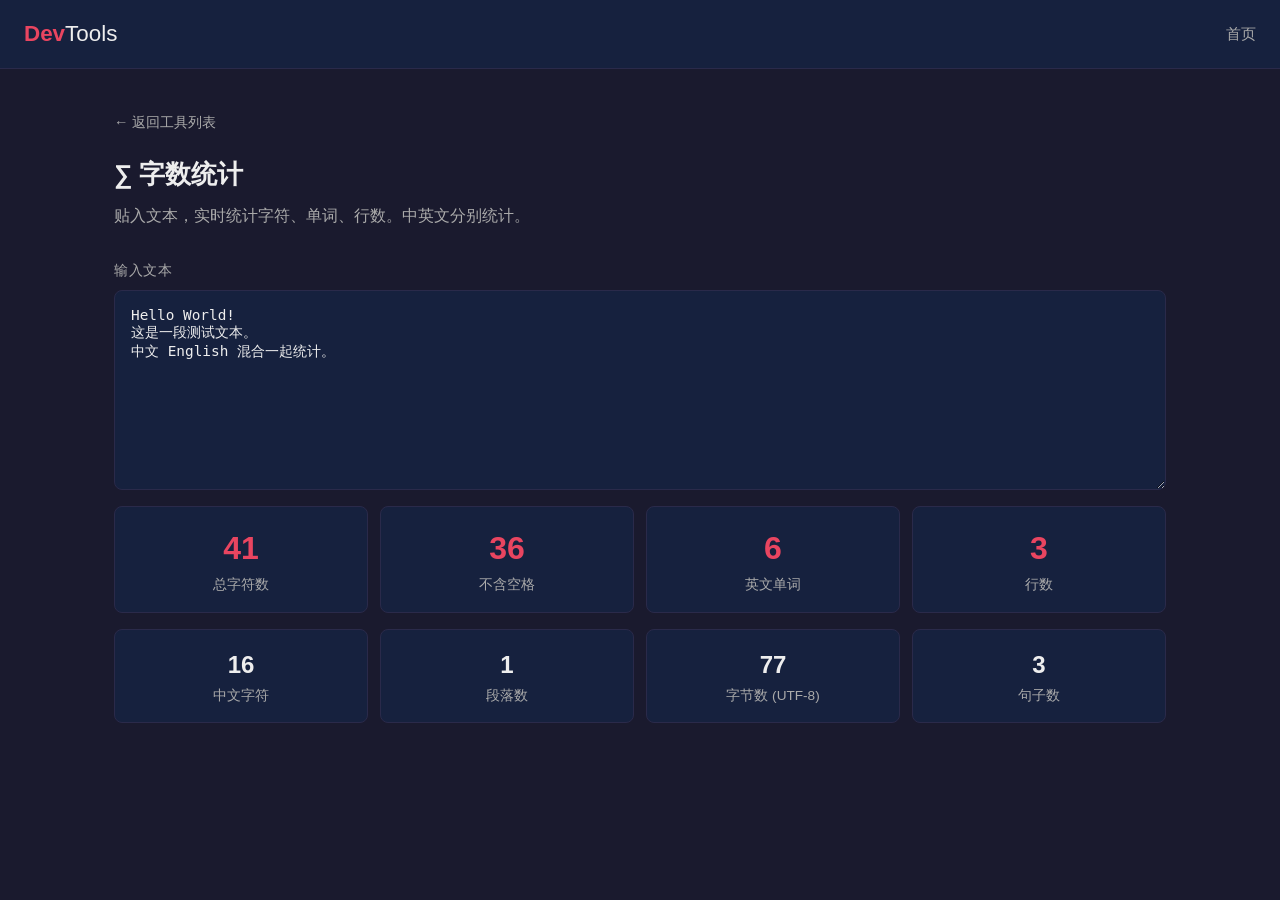
<file: tools/text-counter.html>
<!DOCTYPE html>
<html lang="zh-CN">
<head>
  <meta charset="UTF-8">
  <meta name="viewport" content="width=device-width, initial-scale=1.0">
  <title>字数统计 - DevTools</title>
  <link rel="stylesheet" href="../css/style.css">
</head>
<body>
  <header><a href="/" class="logo">Dev<span>Tools</span></a><nav><a href="/">首页</a></nav></header>
  <main class="container">
    <a href="../index.html" class="back-link">← 返回工具列表</a>
    <div class="tool-header"><h1>∑ 字数统计</h1><p>贴入文本，实时统计字符、单词、行数。中英文分别统计。</p></div>

    <div class="panel" style="margin-bottom:16px;">
      <label>输入文本</label>
      <textarea id="input" placeholder="贴入文本..." oninput="count()" style="min-height:200px;">Hello World!
这是一段测试文本。
中文 English 混合一起统计。</textarea>
    </div>

    <div style="display:grid;grid-template-columns:repeat(4,1fr);gap:12px;margin-bottom:16px;" id="stats">
      <div style="background:var(--card-bg);border:1px solid var(--border);border-radius:var(--radius);padding:16px;text-align:center;">
        <div style="font-size:2rem;font-weight:700;color:var(--highlight);" id="chars">-</div>
        <div style="color:var(--text-secondary);font-size:0.85rem;">总字符数</div>
      </div>
      <div style="background:var(--card-bg);border:1px solid var(--border);border-radius:var(--radius);padding:16px;text-align:center;">
        <div style="font-size:2rem;font-weight:700;color:var(--highlight);" id="chars-ns">-</div>
        <div style="color:var(--text-secondary);font-size:0.85rem;">不含空格</div>
      </div>
      <div style="background:var(--card-bg);border:1px solid var(--border);border-radius:var(--radius);padding:16px;text-align:center;">
        <div style="font-size:2rem;font-weight:700;color:var(--highlight);" id="words">-</div>
        <div style="color:var(--text-secondary);font-size:0.85rem;">英文单词</div>
      </div>
      <div style="background:var(--card-bg);border:1px solid var(--border);border-radius:var(--radius);padding:16px;text-align:center;">
        <div style="font-size:2rem;font-weight:700;color:var(--highlight);" id="lines">-</div>
        <div style="color:var(--text-secondary);font-size:0.85rem;">行数</div>
      </div>
    </div>
    <div style="display:grid;grid-template-columns:repeat(4,1fr);gap:12px;">
      <div style="background:var(--card-bg);border:1px solid var(--border);border-radius:var(--radius);padding:16px;text-align:center;">
        <div style="font-size:1.5rem;font-weight:700;" id="cn-chars">-</div>
        <div style="color:var(--text-secondary);font-size:0.85rem;">中文字符</div>
      </div>
      <div style="background:var(--card-bg);border:1px solid var(--border);border-radius:var(--radius);padding:16px;text-align:center;">
        <div style="font-size:1.5rem;font-weight:700;" id="paragraphs">-</div>
        <div style="color:var(--text-secondary);font-size:0.85rem;">段落数</div>
      </div>
      <div style="background:var(--card-bg);border:1px solid var(--border);border-radius:var(--radius);padding:16px;text-align:center;">
        <div style="font-size:1.5rem;font-weight:700;" id="bytes">-</div>
        <div style="color:var(--text-secondary);font-size:0.85rem;">字节数 (UTF-8)</div>
      </div>
      <div style="background:var(--card-bg);border:1px solid var(--border);border-radius:var(--radius);padding:16px;text-align:center;">
        <div style="font-size:1.5rem;font-weight:700;" id="sentences">-</div>
        <div style="color:var(--text-secondary);font-size:0.85rem;">句子数</div>
      </div>
    </div>
  </main>
  <script>
    function count() {
      const text = document.getElementById('input').value;
      document.getElementById('chars').textContent = text.length;
      document.getElementById('chars-ns').textContent = text.replace(/\s/g, '').length;
      document.getElementById('words').textContent = (text.trim() ? text.trim().split(/\s+/).length : 0);
      document.getElementById('lines').textContent = (text ? text.split('\n').length : 0);
      document.getElementById('cn-chars').textContent = (text.match(/[一-鿿㐀-䶿]/g) || []).length;
      document.getElementById('paragraphs').textContent = text.trim() ? text.trim().split(/\n\s*\n/).length : 0;
      document.getElementById('bytes').textContent = new TextEncoder().encode(text).length;
      document.getElementById('sentences').textContent = (text.match(/[.!?。！？]\s/g) || []).length + 1;
    }
    count();
  </script>
</body>
</html>
</file>
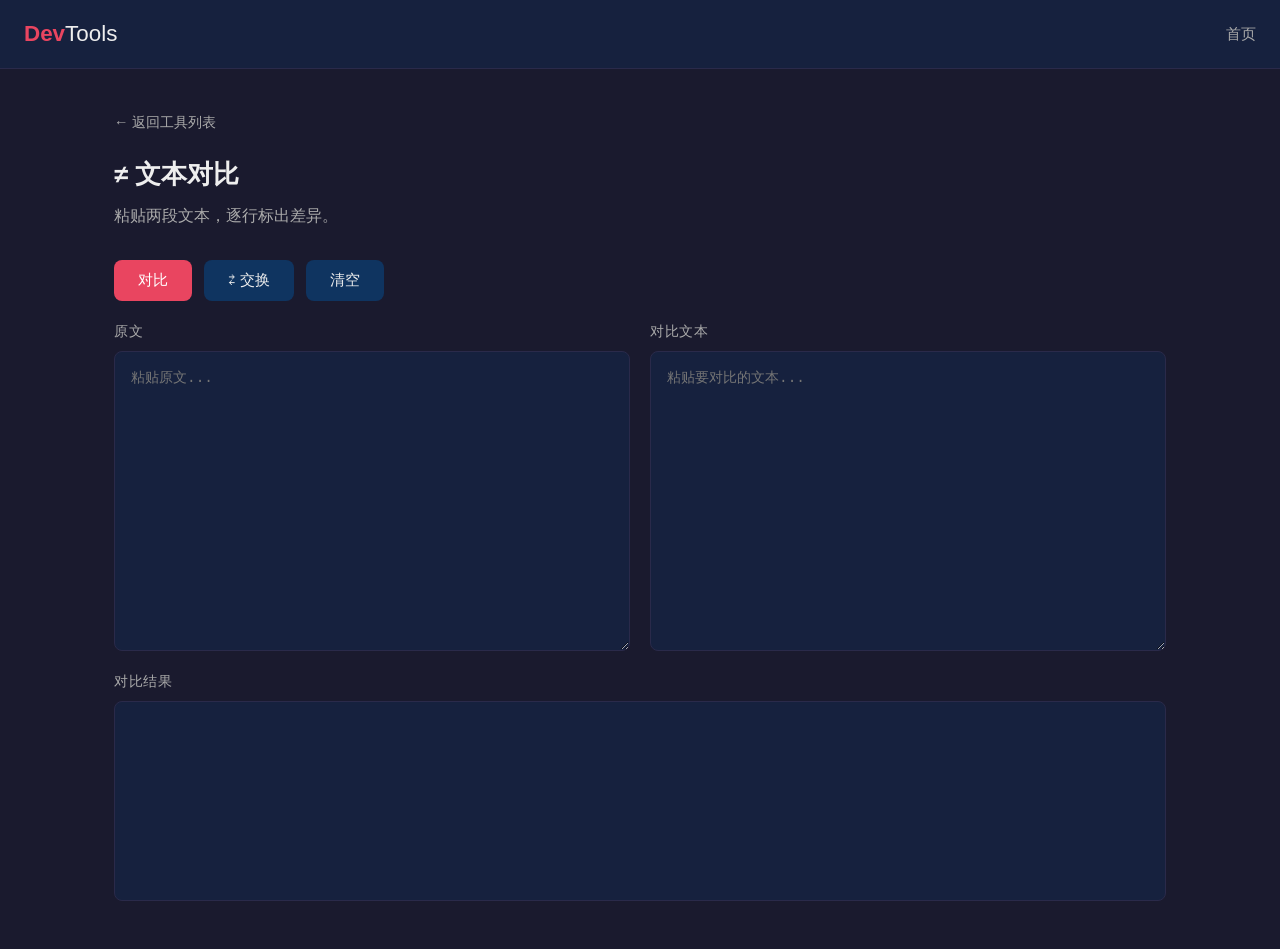
<file: tools/text-diff.html>
<!DOCTYPE html>
<html lang="zh-CN">
<head>
  <meta charset="UTF-8">
  <meta name="viewport" content="width=device-width, initial-scale=1.0">
  <title>文本对比 - DevTools</title>
  <link rel="stylesheet" href="../css/style.css">
  <style>
    .diff-line { padding: 2px 8px; font-family: monospace; font-size: 0.9rem; white-space: pre-wrap; word-break: break-all; }
    .diff-add { background: #1b3a1b; color: #8f8; }
    .diff-del { background: #3a1b1b; color: #f88; }
    .diff-eq { color: var(--text-secondary); }
    .diff-header { color: var(--highlight); font-weight: 600; margin-top: 8px; }
  </style>
</head>
<body>
  <header>
    <a href="/" class="logo">Dev<span>Tools</span></a>
    <nav><a href="/">首页</a></nav>
  </header>

  <main class="container">
    <a href="../index.html" class="back-link">← 返回工具列表</a>

    <div class="tool-header">
      <h1>≠ 文本对比</h1>
      <p>粘贴两段文本，逐行标出差异。</p>
    </div>

    <div class="btn-row">
      <button class="btn btn-primary" onclick="diff()">对比</button>
      <button class="btn btn-secondary" onclick="swap()">⇄ 交换</button>
      <button class="btn btn-secondary" onclick="clearAll()">清空</button>
    </div>

    <div class="workspace">
      <div class="panel">
        <label>原文</label>
        <textarea id="input-a" placeholder="粘贴原文..."></textarea>
      </div>
      <div class="panel">
        <label>对比文本</label>
        <textarea id="input-b" placeholder="粘贴要对比的文本..."></textarea>
      </div>
    </div>

    <div class="panel" style="margin-top:12px;">
      <label id="result-label">对比结果</label>
      <pre id="output" style="min-height:200px;font-size:0.85rem;"></pre>
    </div>
    <div id="stats" style="color:var(--text-secondary);margin-top:8px;"></div>
  </main>

  <script>
    const aEl = document.getElementById('input-a');
    const bEl = document.getElementById('input-b');
    const out = document.getElementById('output');
    const stats = document.getElementById('stats');

    function diff() {
      const a = aEl.value.split('\n');
      const b = bEl.value.split('\n');
      const result = [];
      let adds = 0, dels = 0, eqs = 0;

      // LCS-based diff
      const m = a.length, n = b.length;
      const dp = Array.from({length: m+1}, () => new Array(n+1).fill(0));
      for (let i = 1; i <= m; i++)
        for (let j = 1; j <= n; j++)
          dp[i][j] = a[i-1] === b[j-1] ? dp[i-1][j-1] + 1 : Math.max(dp[i-1][j], dp[i][j-1]);

      const lines = [];
      let i = m, j = n;
      while (i > 0 || j > 0) {
        if (i > 0 && j > 0 && a[i-1] === b[j-1]) {
          lines.unshift({type: 'eq', text: '  ' + a[i-1]}); eqs++; i--; j--;
        } else if (j > 0 && (i === 0 || dp[i][j-1] >= dp[i-1][j])) {
          lines.unshift({type: 'add', text: '+ ' + b[j-1]}); adds++; j--;
        } else {
          lines.unshift({type: 'del', text: '- ' + a[i-1]}); dels++; i--;
        }
      }

      out.innerHTML = lines.map(l =>
        `<div class="diff-line diff-${l.type === 'add' ? 'add' : l.type === 'del' ? 'del' : 'eq'}">${escapeHtml(l.text)}</div>`
      ).join('');
      stats.textContent = `+${adds} 行新增  −${dels} 行删除  ${eqs} 行相同`;
    }

    function escapeHtml(s) {
      return s.replace(/&/g,'&amp;').replace(/</g,'&lt;').replace(/>/g,'&gt;');
    }

    function swap() {
      const t = aEl.value;
      aEl.value = bEl.value;
      bEl.value = t;
    }

    function clearAll() {
      aEl.value = '';
      bEl.value = '';
      out.innerHTML = '';
      stats.textContent = '';
    }
  </script>
</body>
</html>
</file>
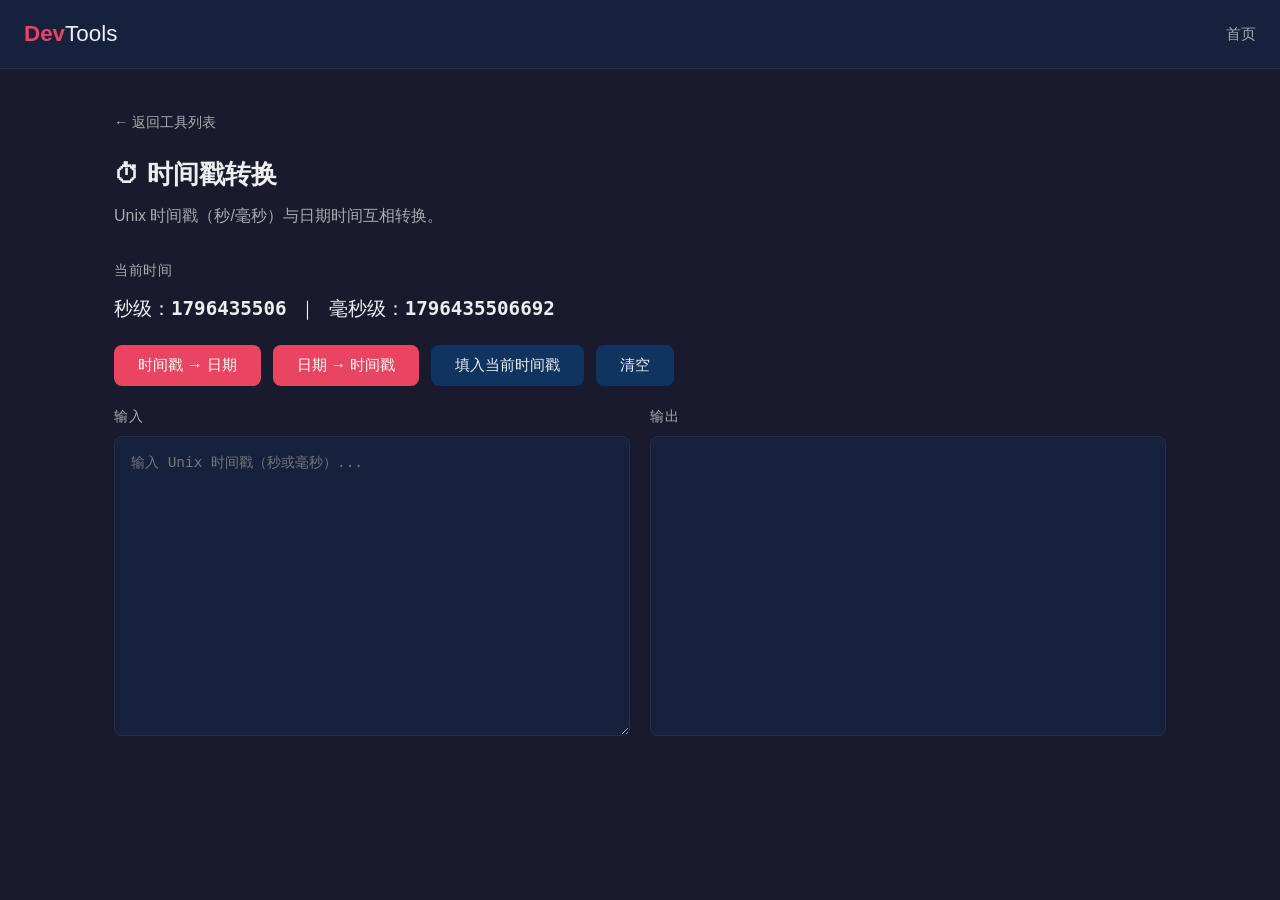
<file: tools/timestamp.html>
<!DOCTYPE html>
<html lang="zh-CN">
<head>
  <meta charset="UTF-8">
  <meta name="viewport" content="width=device-width, initial-scale=1.0">
  <title>时间戳转换 - DevTools</title>
  <link rel="stylesheet" href="../css/style.css">
</head>
<body>
  <header>
    <a href="/" class="logo">Dev<span>Tools</span></a>
    <nav><a href="/">首页</a></nav>
  </header>

  <main class="container">
    <a href="../index.html" class="back-link">← 返回工具列表</a>

    <div class="tool-header">
      <h1>⏱ 时间戳转换</h1>
      <p>Unix 时间戳（秒/毫秒）与日期时间互相转换。</p>
    </div>

    <div class="panel" style="margin-bottom:20px;">
      <label>当前时间</label>
      <div style="font-size:1.2rem;font-family:monospace;margin-top:4px;">
        秒级：<strong id="now-seconds">-</strong> ｜
        毫秒级：<strong id="now-ms">-</strong>
      </div>
    </div>

    <div class="btn-row">
      <button class="btn btn-primary" onclick="tsToDate()">时间戳 → 日期</button>
      <button class="btn btn-primary" onclick="dateToTs()">日期 → 时间戳</button>
      <button class="btn btn-secondary" onclick="useNow()">填入当前时间戳</button>
      <button class="btn btn-secondary" onclick="clearAll()">清空</button>
    </div>

    <div class="workspace">
      <div class="panel">
        <label>输入</label>
        <textarea id="input" placeholder="输入 Unix 时间戳（秒或毫秒）..."></textarea>
      </div>
      <div class="panel">
        <label id="output-label">输出</label>
        <pre id="output"></pre>
      </div>
    </div>
    <div id="error" style="color:var(--highlight);min-height:24px;"></div>
  </main>

  <script>
    const input = document.getElementById('input');
    const output = document.getElementById('output');
    const error = document.getElementById('error');
    const label = document.getElementById('output-label');

    function updateNow() {
      const ms = Date.now();
      document.getElementById('now-seconds').textContent = Math.floor(ms / 1000);
      document.getElementById('now-ms').textContent = ms;
    }
    updateNow();
    setInterval(updateNow, 1000);

    function tsToDate() {
      let ts = parseInt(input.value.trim());
      if (isNaN(ts)) { error.textContent = '❌ 请输入有效数字'; error.style.color = 'var(--highlight)'; return; }
      if (ts > 1e15) ts = Math.floor(ts / 1000);
      if (ts < 1e10) ts = ts * 1000;
      const d = new Date(ts);
      output.textContent =
        `本地时间：${d.toLocaleString()}\n` +
        `ISO 8601：${d.toISOString()}\n` +
        `UTC 时间：${d.toUTCString()}\n` +
        `年：${d.getFullYear()}  月：${d.getMonth() + 1}  日：${d.getDate()}\n` +
        `时：${d.getHours()}  分：${d.getMinutes()}  秒：${d.getSeconds()}\n` +
        `星期：${['日','一','二','三','四','五','六'][d.getDay()]}`;
      label.textContent = '输出（日期）';
      error.textContent = '';
    }

    function dateToTs() {
      const s = input.value.trim();
      const d = new Date(s);
      if (isNaN(d.getTime())) {
        error.textContent = '❌ 无法解析，请使用如 "2025-01-01 12:00" 或 "2025-01-01T12:00:00Z" 格式';
        error.style.color = 'var(--highlight)';
        return;
      }
      output.textContent =
        `秒级时间戳：${Math.floor(d.getTime() / 1000)}\n` +
        `毫秒级时间戳：${d.getTime()}`;
      label.textContent = '输出（时间戳）';
      error.textContent = '';
    }

    function useNow() {
      input.value = Math.floor(Date.now() / 1000);
      tsToDate();
    }

    function clearAll() {
      input.value = '';
      output.textContent = '';
      error.textContent = '';
      label.textContent = '输出';
    }
  </script>
</body>
</html>
</file>
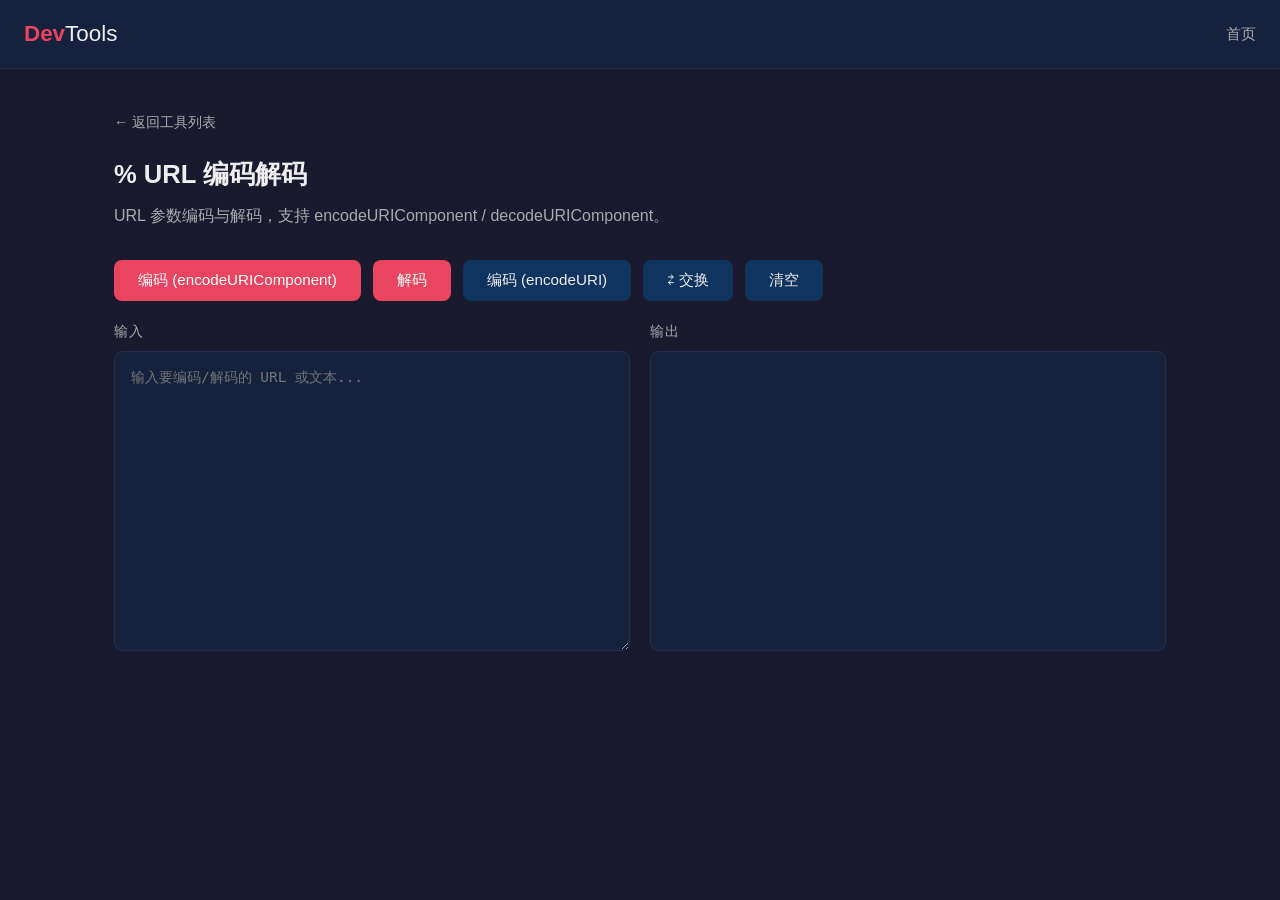
<file: tools/url-encode.html>
<!DOCTYPE html>
<html lang="zh-CN">
<head>
  <meta charset="UTF-8">
  <meta name="viewport" content="width=device-width, initial-scale=1.0">
  <title>URL 编码解码 - DevTools</title>
  <link rel="stylesheet" href="../css/style.css">
</head>
<body>
  <header>
    <a href="/" class="logo">Dev<span>Tools</span></a>
    <nav>
      <a href="/">首页</a>
    </nav>
  </header>

  <main class="container">
    <a href="../index.html" class="back-link">← 返回工具列表</a>

    <div class="tool-header">
      <h1>% URL 编码解码</h1>
      <p>URL 参数编码与解码，支持 encodeURIComponent / decodeURIComponent。</p>
    </div>

    <div class="btn-row">
      <button class="btn btn-primary" onclick="doEncode()">编码 (encodeURIComponent)</button>
      <button class="btn btn-primary" onclick="doDecode()">解码</button>
      <button class="btn btn-secondary" onclick="doEncodeURI()">编码 (encodeURI)</button>
      <button class="btn btn-secondary" onclick="swap()">⇄ 交换</button>
      <button class="btn btn-secondary" onclick="clearAll()">清空</button>
    </div>

    <div class="workspace">
      <div class="panel">
        <label>输入</label>
        <textarea id="input" placeholder="输入要编码/解码的 URL 或文本..."></textarea>
      </div>
      <div class="panel">
        <label id="output-label">输出</label>
        <pre id="output"></pre>
      </div>
    </div>
    <div id="error" style="color:var(--highlight);min-height:24px;"></div>
  </main>

  <script>
    const input = document.getElementById('input');
    const output = document.getElementById('output');
    const error = document.getElementById('error');
    const label = document.getElementById('output-label');

    function doEncode() {
      output.textContent = encodeURIComponent(input.value);
      label.textContent = '输出（encodeURIComponent）';
      error.textContent = '';
    }

    function doEncodeURI() {
      output.textContent = encodeURI(input.value);
      label.textContent = '输出（encodeURI — 保留 :/?#[]@）';
      error.textContent = '';
    }

    function doDecode() {
      try {
        output.textContent = decodeURIComponent(input.value.trim());
        label.textContent = '输出（解码）';
        error.textContent = '✅ 解码成功';
        error.style.color = '#4caf50';
      } catch (e) {
        error.textContent = '❌ ' + e.message;
        error.style.color = 'var(--highlight)';
      }
    }

    function swap() {
      const temp = input.value;
      input.value = output.textContent;
      output.textContent = temp;
      error.textContent = '';
    }

    function clearAll() {
      input.value = '';
      output.textContent = '';
      error.textContent = '';
      label.textContent = '输出';
    }
  </script>
</body>
</html>
</file>
<file: css/style.css>
/* 全局样式 */
:root {
  --bg: #1a1a2e;
  --card-bg: #16213e;
  --accent: #0f3460;
  --highlight: #e94560;
  --text: #eee;
  --text-secondary: #aaa;
  --border: #2a2a4a;
  --radius: 8px;
}

* {
  margin: 0;
  padding: 0;
  box-sizing: border-box;
}

body {
  font-family: 'Segoe UI', 'PingFang SC', 'Microsoft YaHei', sans-serif;
  background: var(--bg);
  color: var(--text);
  line-height: 1.6;
  min-height: 100vh;
}

/* 顶部导航 */
header {
  background: var(--card-bg);
  border-bottom: 1px solid var(--border);
  padding: 16px 24px;
  display: flex;
  justify-content: space-between;
  align-items: center;
}

.logo {
  font-size: 1.4rem;
  font-weight: 700;
  color: var(--highlight);
  text-decoration: none;
}

.logo span {
  color: var(--text);
  font-weight: 400;
}

nav a {
  color: var(--text-secondary);
  text-decoration: none;
  margin-left: 20px;
  font-size: 0.95rem;
  transition: color 0.2s;
}

nav a:hover {
  color: var(--text);
}

/* 主容器 */
.container {
  max-width: 1100px;
  margin: 0 auto;
  padding: 40px 24px;
}

/* 首页工具网格 */
.hero {
  text-align: center;
  margin-bottom: 48px;
}

.hero h1 {
  font-size: 2.2rem;
  margin-bottom: 12px;
}

.hero p {
  color: var(--text-secondary);
  font-size: 1.1rem;
  max-width: 600px;
  margin: 0 auto;
}

.tool-grid {
  display: grid;
  grid-template-columns: repeat(auto-fill, minmax(280px, 1fr));
  gap: 20px;
}

.tool-card {
  background: var(--card-bg);
  border: 1px solid var(--border);
  border-radius: var(--radius);
  padding: 24px;
  transition: border-color 0.2s, transform 0.2s;
  text-decoration: none;
  color: var(--text);
  display: block;
}

.tool-card:hover {
  border-color: var(--highlight);
  transform: translateY(-2px);
}

.tool-card h3 {
  font-size: 1.1rem;
  margin-bottom: 8px;
}

.tool-card p {
  font-size: 0.9rem;
  color: var(--text-secondary);
}

.tool-card .icon {
  font-size: 1.8rem;
  margin-bottom: 12px;
}

/* 工具页公用 */
.tool-header {
  margin-bottom: 32px;
}

.tool-header h1 {
  font-size: 1.6rem;
  margin-bottom: 8px;
}

.tool-header p {
  color: var(--text-secondary);
}

.back-link {
  display: inline-block;
  color: var(--text-secondary);
  text-decoration: none;
  font-size: 0.9rem;
  margin-bottom: 20px;
  transition: color 0.2s;
}

.back-link:hover {
  color: var(--text);
}

/* 输入输出区 */
.workspace {
  display: grid;
  grid-template-columns: 1fr 1fr;
  gap: 20px;
  margin-bottom: 20px;
}

.workspace.full {
  grid-template-columns: 1fr;
}

.panel {
  display: flex;
  flex-direction: column;
}

.panel label {
  font-size: 0.85rem;
  color: var(--text-secondary);
  margin-bottom: 8px;
  text-transform: uppercase;
  letter-spacing: 0.5px;
}

textarea {
  flex: 1;
  min-height: 300px;
  background: var(--card-bg);
  border: 1px solid var(--border);
  border-radius: var(--radius);
  color: var(--text);
  padding: 16px;
  font-family: 'Cascadia Code', 'Fira Code', 'Consolas', monospace;
  font-size: 0.9rem;
  resize: vertical;
  outline: none;
  transition: border-color 0.2s;
}

textarea:focus {
  border-color: var(--highlight);
}

pre {
  background: var(--card-bg);
  border: 1px solid var(--border);
  border-radius: var(--radius);
  padding: 16px;
  overflow: auto;
  font-family: 'Cascadia Code', 'Fira Code', 'Consolas', monospace;
  font-size: 0.9rem;
  min-height: 300px;
  white-space: pre-wrap;
  word-break: break-all;
}

.output-preview {
  background: var(--card-bg);
  border: 1px solid var(--border);
  border-radius: var(--radius);
  padding: 16px;
  min-height: 300px;
  overflow: auto;
}

/* 按钮 */
.btn {
  display: inline-block;
  padding: 10px 24px;
  border: none;
  border-radius: var(--radius);
  font-size: 0.95rem;
  cursor: pointer;
  transition: background 0.2s;
  font-family: inherit;
}

.btn-primary {
  background: var(--highlight);
  color: #fff;
}

.btn-primary:hover {
  background: #d63850;
}

.btn-secondary {
  background: var(--accent);
  color: var(--text);
}

.btn-secondary:hover {
  background: #1a4a7a;
}

.btn-row {
  display: flex;
  gap: 12px;
  flex-wrap: wrap;
  margin-bottom: 20px;
}

/* 颜色值展示 */
.color-swatch {
  width: 60px;
  height: 60px;
  border-radius: var(--radius);
  border: 1px solid var(--border);
  display: inline-block;
  vertical-align: middle;
  margin-right: 16px;
}

/* 赞助区域 */
.sponsor-section {
  margin-top: 48px;
  padding: 24px;
  background: var(--card-bg);
  border: 1px solid var(--border);
  border-radius: var(--radius);
  text-align: center;
}

.sponsor-section p {
  color: var(--text-secondary);
  margin-bottom: 12px;
}

.sponsor-section a {
  color: var(--highlight);
  text-decoration: none;
  font-weight: 600;
}

/* 页脚 */
footer {
  text-align: center;
  padding: 32px;
  color: var(--text-secondary);
  font-size: 0.85rem;
  border-top: 1px solid var(--border);
  margin-top: 48px;
}

/* QR 码 */
.qr-container {
  text-align: center;
  padding: 32px;
}

.qr-container canvas {
  display: inline-block;
}

/* Markdown 预览样式 */
.output-preview h1,
.output-preview h2,
.output-preview h3 {
  margin-top: 1em;
  margin-bottom: 0.5em;
}

.output-preview code {
  background: #333;
  padding: 2px 6px;
  border-radius: 4px;
}

.output-preview pre code {
  display: block;
  padding: 12px;
  overflow-x: auto;
}

.output-preview table {
  border-collapse: collapse;
  width: 100%;
}

.output-preview th,
.output-preview td {
  border: 1px solid var(--border);
  padding: 8px;
  text-align: left;
}

/* 响应式 */
@media (max-width: 768px) {
  .workspace {
    grid-template-columns: 1fr;
  }

  .hero h1 {
    font-size: 1.6rem;
  }

  header {
    flex-direction: column;
    gap: 12px;
  }
}
</file>
